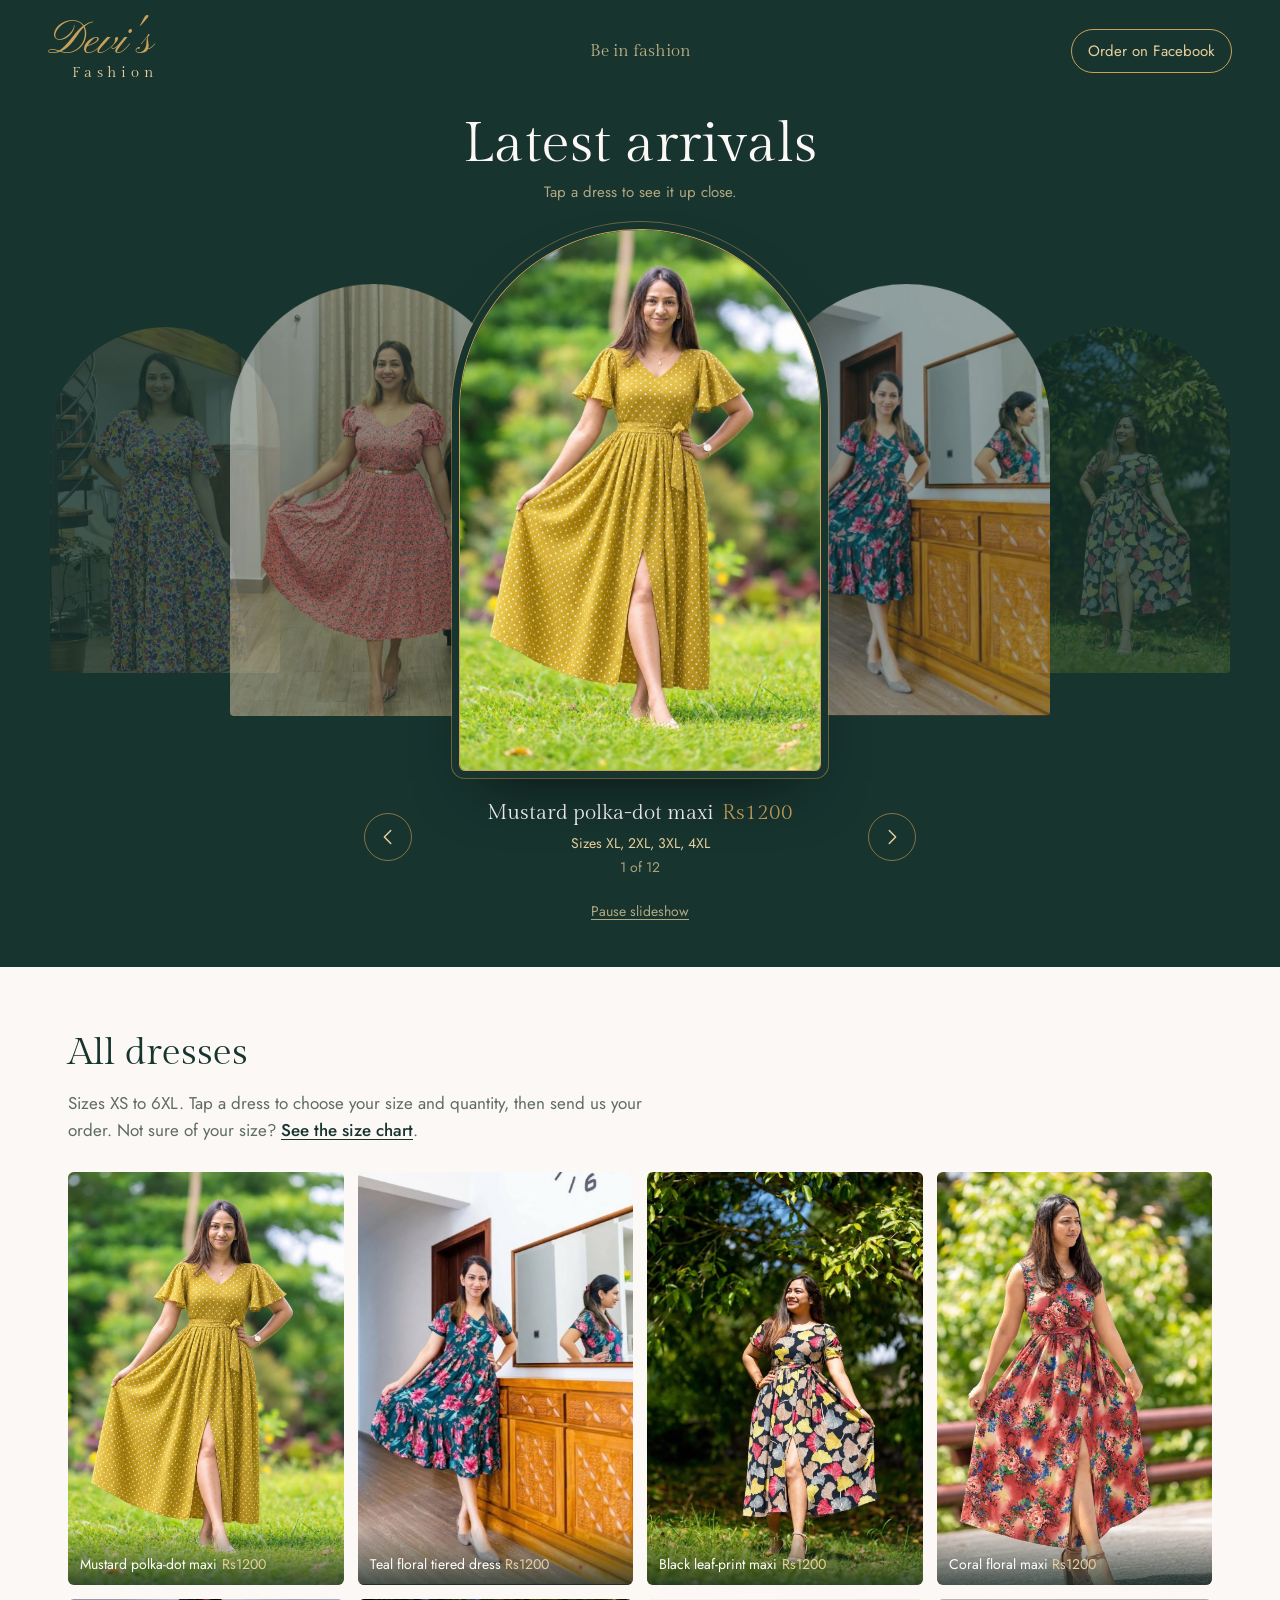
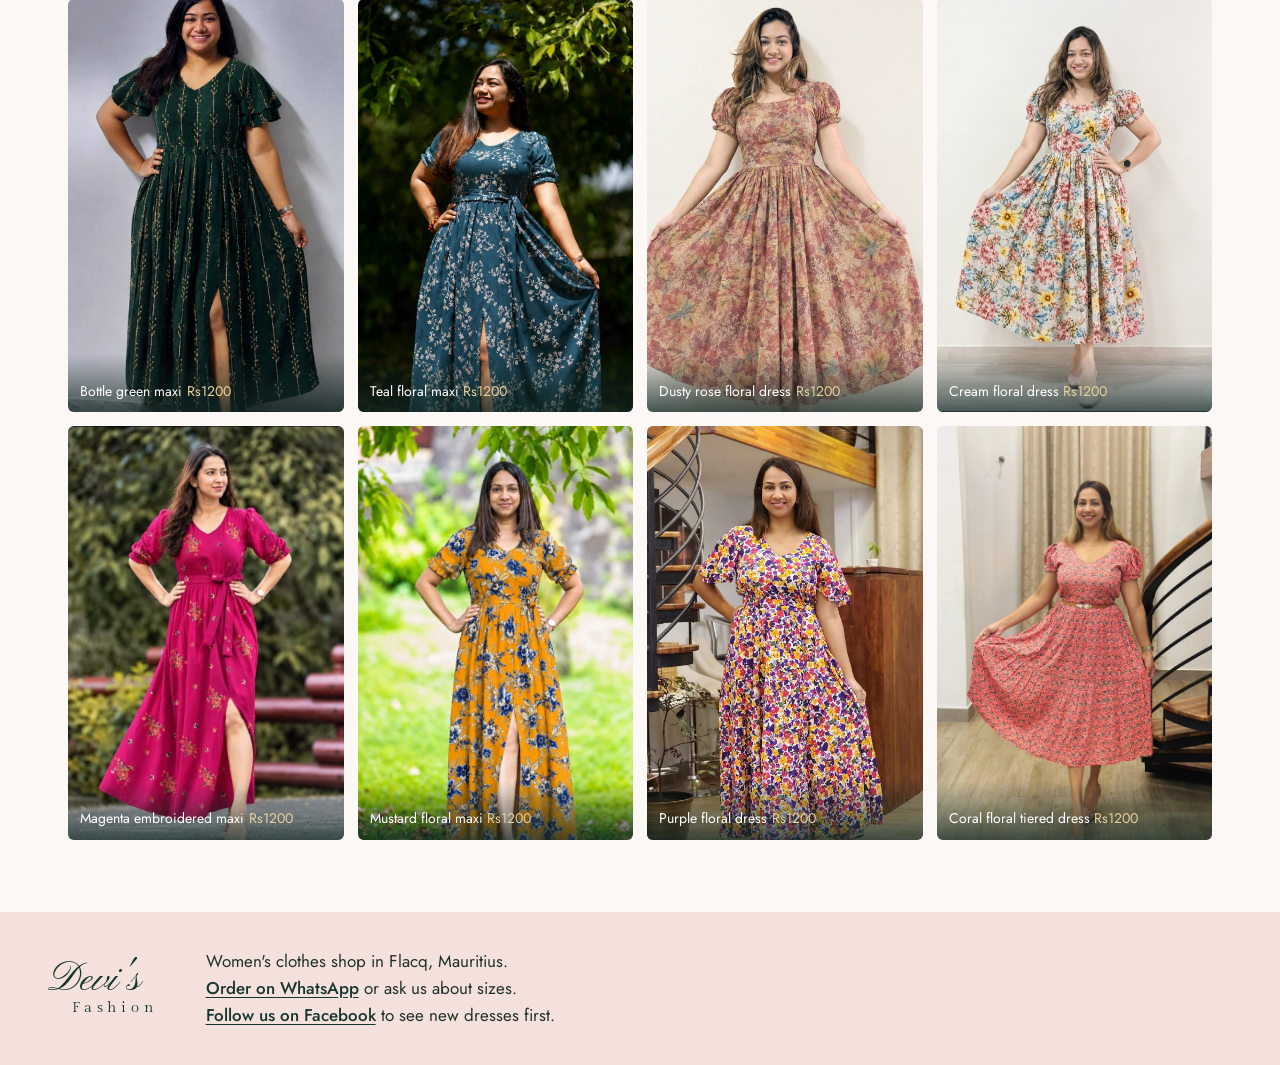
<file: index.html>
<!doctype html>
<html lang="en">
<head>
  <meta charset="utf-8">
  <meta name="viewport" content="width=device-width, initial-scale=1">
  <title>Devi's Fashion | Dresses in Flacq, Mauritius</title>
  <meta name="description" content="Devi's Fashion – women's dresses from Flacq, Mauritius. See our latest arrivals and message us on Facebook to order.">
  <meta name="theme-color" content="#17342F">
  <link rel="icon" href="icons/favicon.svg" type="image/svg+xml">
  <link rel="icon" href="icons/favicon-32.png" sizes="32x32" type="image/png">
  <link rel="apple-touch-icon" href="icons/apple-touch-icon.png">
  <link rel="manifest" href="manifest.webmanifest">
  <meta name="apple-mobile-web-app-title" content="Devi's Fashion">
  <link rel="preconnect" href="https://fonts.googleapis.com">
  <link rel="preconnect" href="https://fonts.gstatic.com" crossorigin>
  <link href="https://fonts.googleapis.com/css2?family=Gilda+Display&family=Jost:wght@400;500&family=Pinyon+Script&display=swap" rel="stylesheet">
  <link rel="stylesheet" href="assets/style.css?v=20261013b">
</head>
<body>
  <a class="skip" href="#all">Skip to all dresses</a>

  <header class="masthead">
    <a class="wordmark" href="./" aria-label="Devi's Fashion home">
      <span class="wordmark-script">Devi's</span>
      <span class="wordmark-sub">Fashion</span>
    </a>
    <p class="masthead-tag">Be in fashion</p>
    <a class="masthead-cta" href="https://www.facebook.com/profile.php?id=100064059729236" target="_blank" rel="noopener">Order on Facebook</a>
  </header>

  <main>
    <section class="showcase" aria-roledescription="carousel" aria-label="Latest arrivals">
      <div class="showcase-head">
        <h1>Latest arrivals</h1>
        <p class="showcase-note">Tap a dress to see it up close.</p>
      </div>

      <div class="rail" data-rail></div>

      <div class="rail-bar">
        <button class="rail-btn" type="button" data-prev aria-label="Previous dress">
          <svg viewBox="0 0 24 24" aria-hidden="true"><path d="M15 5l-7 7 7 7"/></svg>
        </button>
        <div class="rail-meta" aria-live="polite">
          <p class="rail-caption" data-caption></p>
          <p class="rail-sizes" data-rail-sizes></p>
          <p class="rail-count" data-count></p>
        </div>
        <button class="rail-btn" type="button" data-next aria-label="Next dress">
          <svg viewBox="0 0 24 24" aria-hidden="true"><path d="M9 5l7 7-7 7"/></svg>
        </button>
        <div class="rail-links">
          <button class="rail-link" type="button" data-play aria-pressed="true">Pause slideshow</button>
        </div>
      </div>
    </section>

    <section class="collection" id="all" aria-labelledby="all-title">
      <div class="collection-head">
        <h2 id="all-title">All dresses</h2>
        <p>Sizes XS to 6XL. Tap a dress to choose your size and quantity, then send us your order. Not sure of your size? <button type="button" class="inline-link" data-chart-open>See the size chart</button>.</p>
      </div>
      <div class="grid" data-grid></div>
    </section>
  </main>

  <footer class="footer">
    <div class="footer-brand">
      <span class="wordmark-script">Devi's</span>
      <span class="wordmark-sub">Fashion</span>
    </div>
    <div class="footer-info">
      <p>Women's clothes shop in Flacq, Mauritius.</p>
      <p data-wa-footer hidden><a href="#" target="_blank" rel="noopener" data-order-link>Order on WhatsApp</a> or ask us about sizes.</p>
      <p><a href="https://www.facebook.com/profile.php?id=100064059729236" target="_blank" rel="noopener">Follow us on Facebook</a> to see new dresses first.</p>
    </div>
  </footer>

  <div class="lightbox" data-lightbox role="dialog" aria-modal="true" aria-label="Dress photo" hidden>
    <div class="lb-top">
      <p class="lb-count" data-lb-count></p>
      <div class="lb-tools">
        <button type="button" class="lb-btn" data-zoom-out aria-label="Zoom out">
          <svg viewBox="0 0 24 24" aria-hidden="true"><path d="M5 12h14"/></svg>
        </button>
        <button type="button" class="lb-btn" data-zoom-in aria-label="Zoom in">
          <svg viewBox="0 0 24 24" aria-hidden="true"><path d="M5 12h14M12 5v14"/></svg>
        </button>
        <button type="button" class="lb-btn" data-close aria-label="Close">
          <svg viewBox="0 0 24 24" aria-hidden="true"><path d="M6 6l12 12M18 6L6 18"/></svg>
        </button>
      </div>
    </div>
    <div class="lb-stage" data-stage>
      <img class="lb-img" data-lb-img alt="" draggable="false">
    </div>
    <button type="button" class="lb-btn lb-nav lb-prev" data-lb-prev aria-label="Previous photo">
      <svg viewBox="0 0 24 24" aria-hidden="true"><path d="M15 5l-7 7 7 7"/></svg>
    </button>
    <button type="button" class="lb-btn lb-nav lb-next" data-lb-next aria-label="Next photo">
      <svg viewBox="0 0 24 24" aria-hidden="true"><path d="M9 5l7 7-7 7"/></svg>
    </button>
    <div class="lb-bottom">
      <p class="lb-caption" data-lb-caption></p>
      <p class="lb-hint">Tap the photo to zoom. Drag to look around.</p>
      <div class="order" data-order>
        <div class="order-row">
          <div class="order-label-row">
            <span class="order-label" id="size-label">Size</span>
            <button type="button" class="inline-link" data-chart-open>Size chart</button>
          </div>
          <div class="size-pick" role="group" aria-labelledby="size-label" data-size-pick></div>
        </div>
        <div class="order-row order-row-inline">
          <span class="order-label" id="qty-label">Quantity</span>
          <div class="qty" role="group" aria-labelledby="qty-label">
            <button type="button" class="qty-btn" data-qty-minus aria-label="One fewer">
              <svg viewBox="0 0 24 24" aria-hidden="true"><path d="M6 12h12"/></svg>
            </button>
            <output class="qty-val" data-qty aria-live="polite">1</output>
            <button type="button" class="qty-btn" data-qty-plus aria-label="One more">
              <svg viewBox="0 0 24 24" aria-hidden="true"><path d="M6 12h12M12 6v12"/></svg>
            </button>
          </div>
        </div>
        <button type="button" class="order-btn" data-order-btn>Order on Messenger</button>
        <p class="order-msg" data-order-msg role="status"></p>
      </div>
    </div>
  </div>

  <div class="chart" data-chart role="dialog" aria-modal="true" aria-label="Size chart" hidden>
    <div class="chart-top">
      <p class="chart-title">Size chart</p>
      <button type="button" class="lb-btn" data-chart-close aria-label="Close size chart">
        <svg viewBox="0 0 24 24" aria-hidden="true"><path d="M6 6l12 12M18 6L6 18"/></svg>
      </button>
    </div>
    <div class="chart-body">
      <img src="images/size-chart.jpg" alt="Size chart. Bust, waist and hips for each size. XS: bust 84 cm, waist 65 cm, hips 90 cm. S: 88, 70, 94. M: 92, 74, 98. L: 97, 78, 104. XL: 102, 83, 110. 2XL: 108, 89, 116. 3XL: 114, 94, 122. 4XL: 120, 100, 128. 5XL: 126, 106, 134. 6XL: 132, 112, 140." loading="lazy">
      <p class="chart-note">Measure your bust, waist and hips, then pick the size where all three fit. Between sizes? Choose the bigger one, or ask us.</p>
    </div>
  </div>

  <script>
    // Always load the newest photo list and scripts, so changes show as soon as GitHub Pages updates.
    (function () {
      var v = Date.now();
      var files = ["gallery.js", "assets/site.js"];
      (function next(i) {
        if (i >= files.length) return;
        var s = document.createElement("script");
        s.src = files[i] + "?v=" + v;
        s.onload = function () { next(i + 1); };
        document.body.appendChild(s);
      })(0);
    })();
  </script>
</body>
</html>
</file>
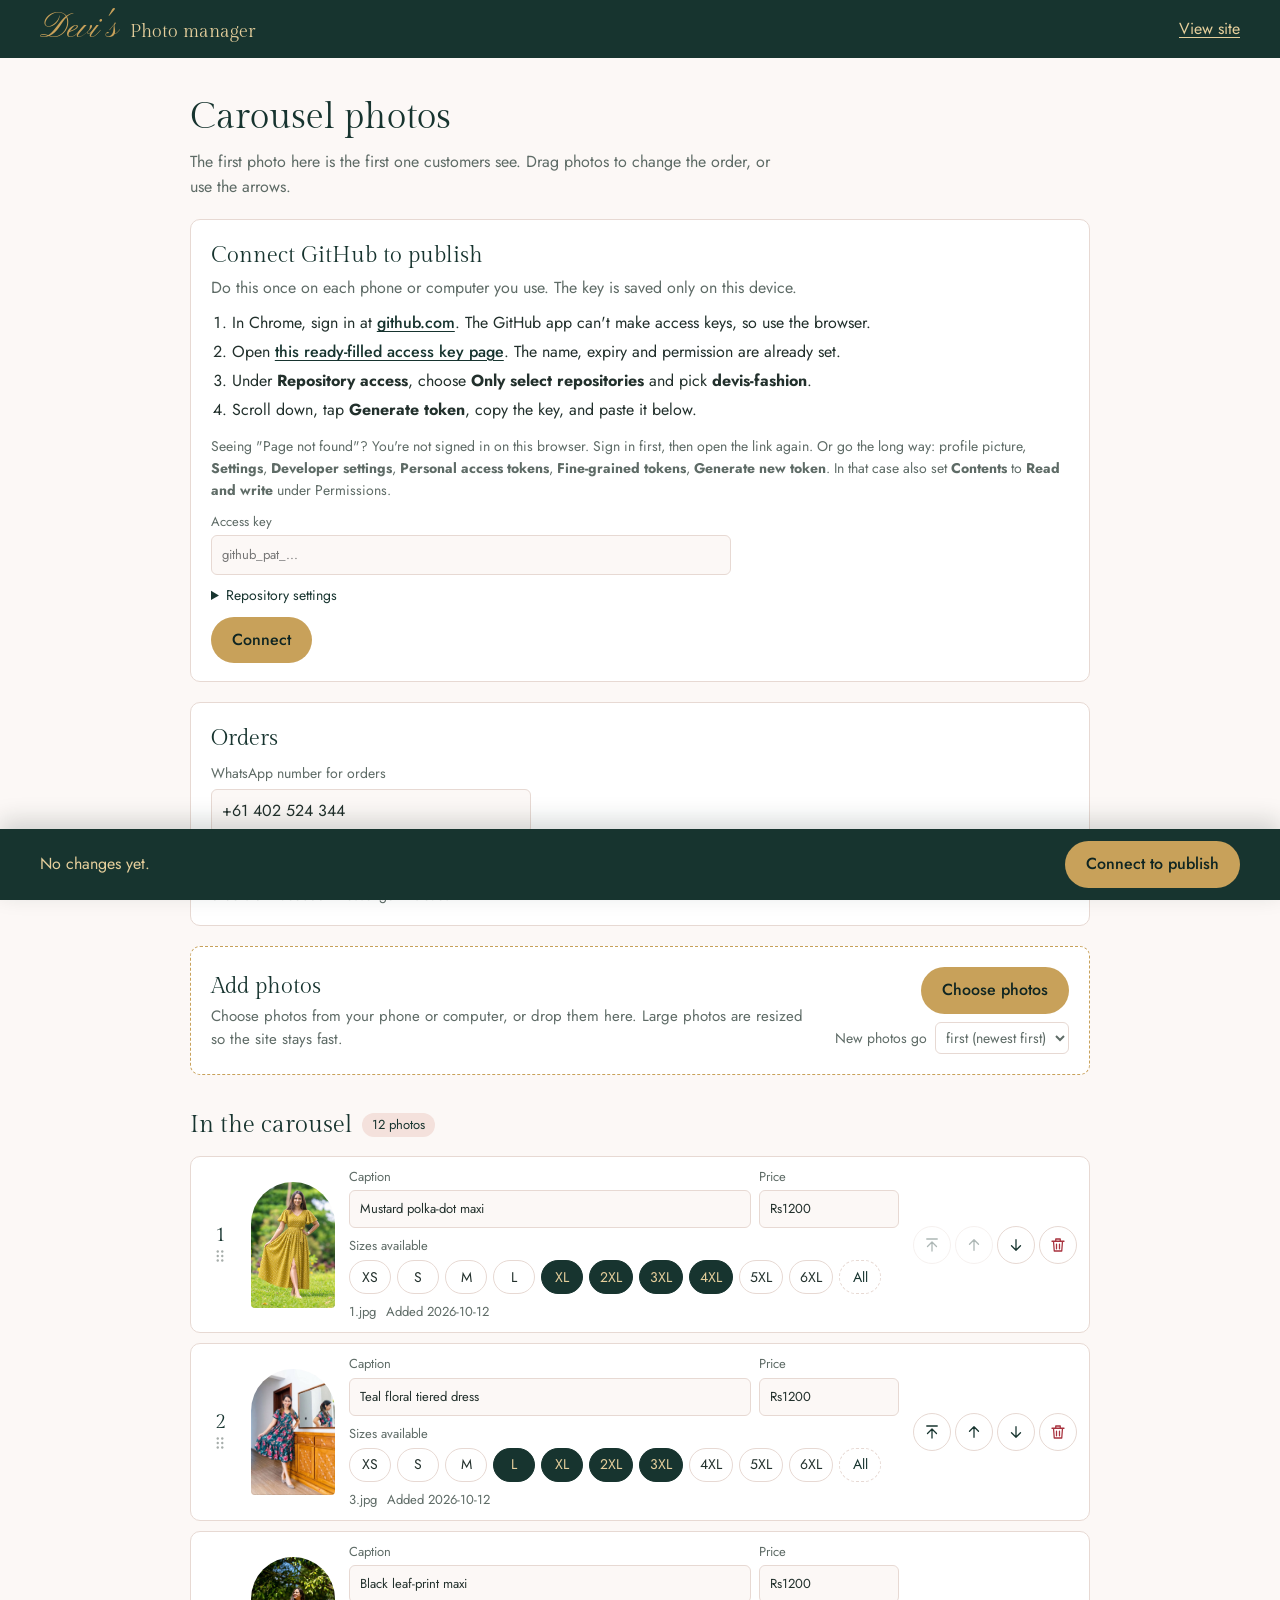
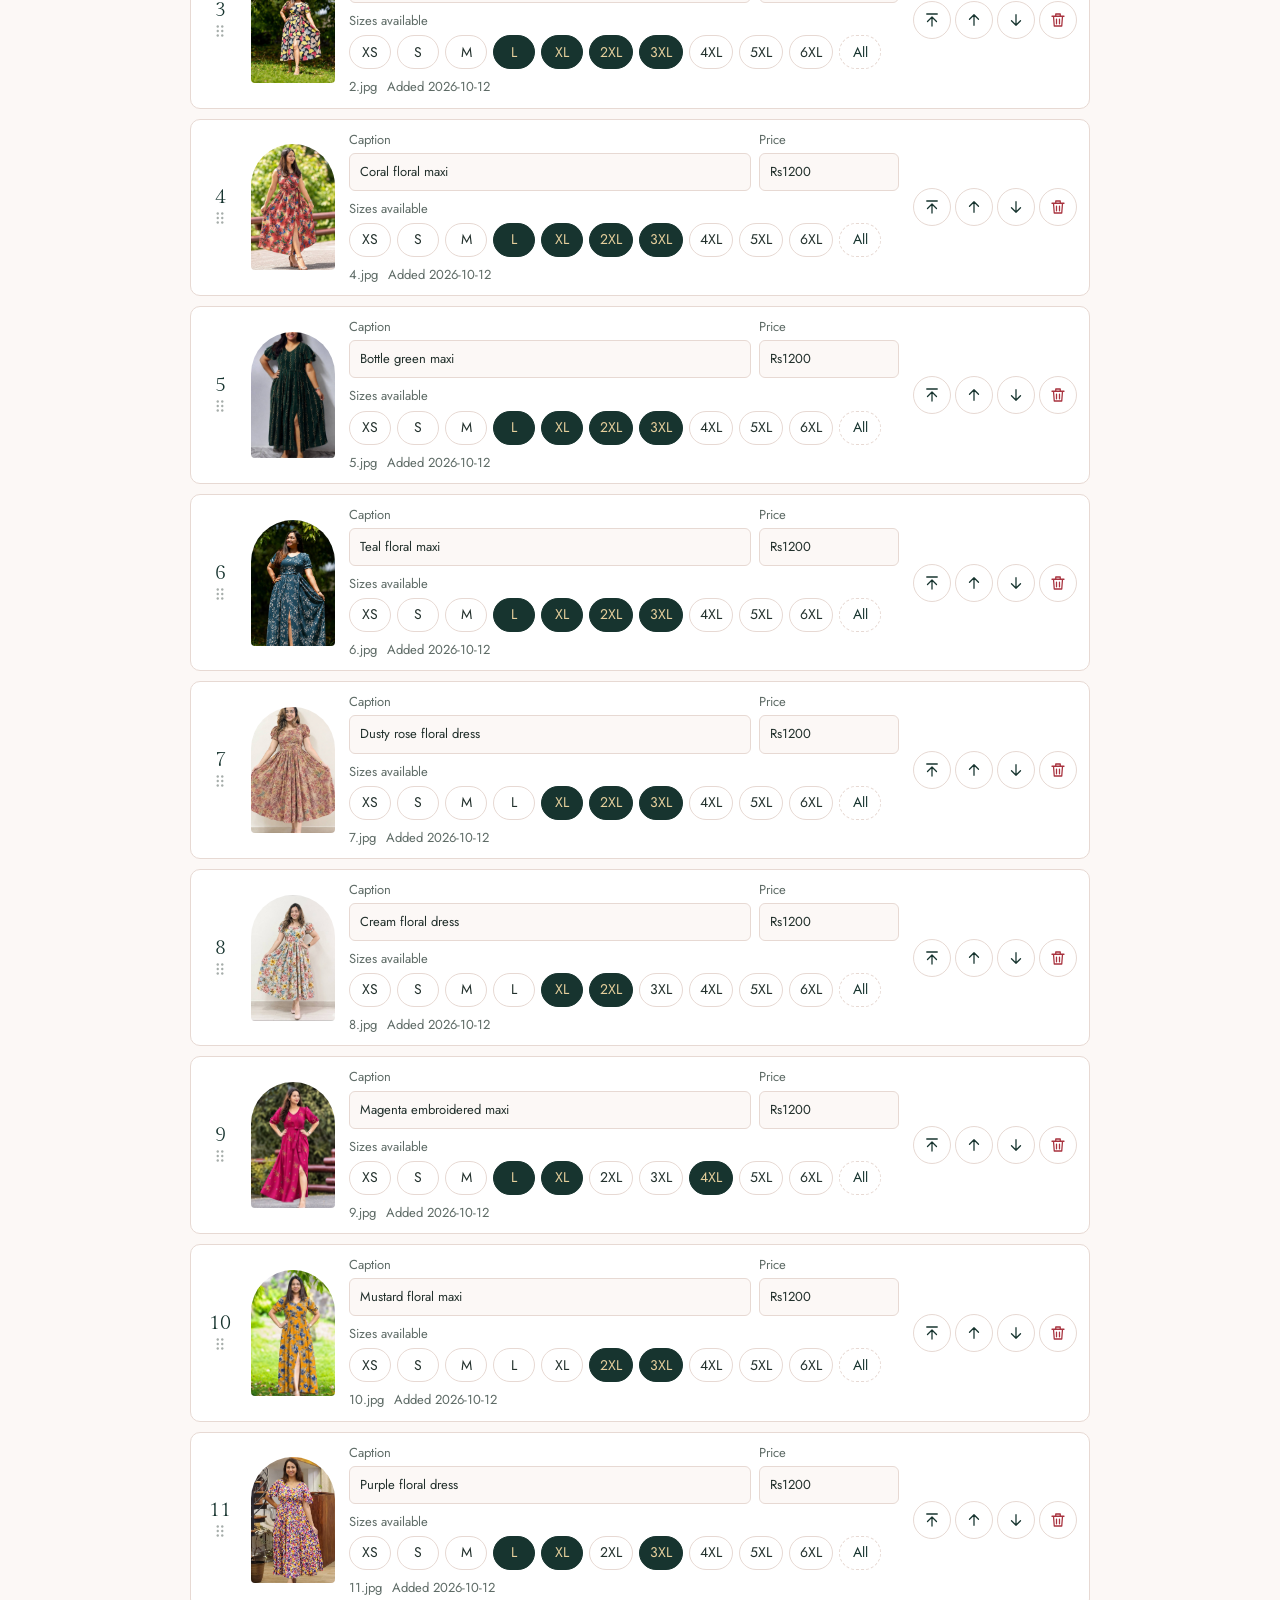
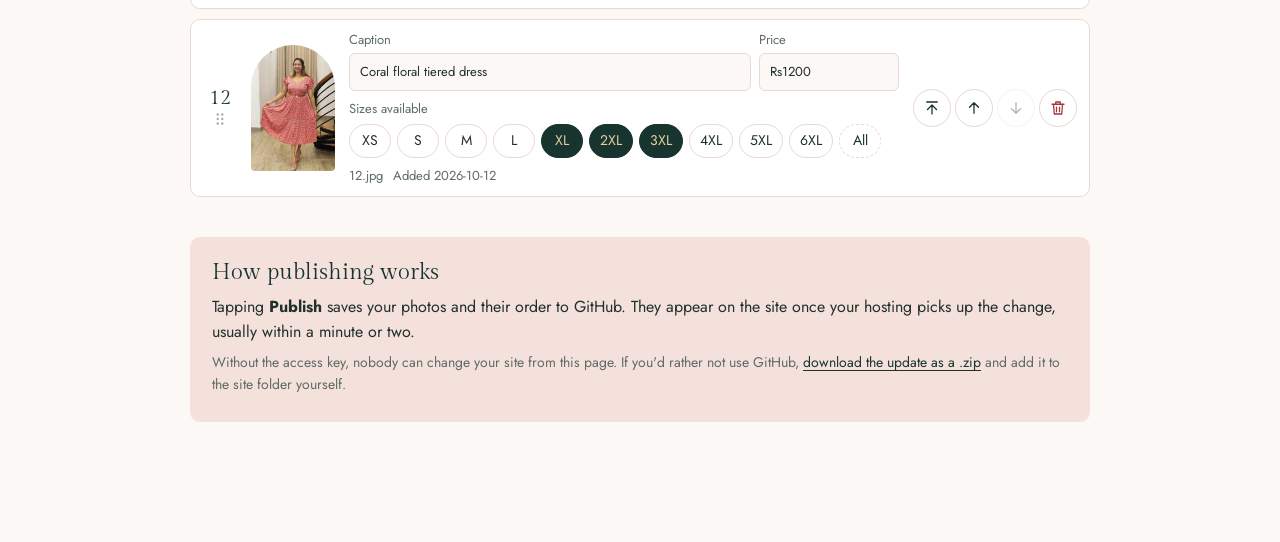
<file: admin.html>
<!doctype html>
<html lang="en">
<head>
  <meta charset="utf-8">
  <meta name="viewport" content="width=device-width, initial-scale=1">
  <meta name="robots" content="noindex, nofollow">
  <title>Photo manager | Devi's Fashion</title>
  <meta name="theme-color" content="#17342F">
  <link rel="icon" href="icons/favicon.svg" type="image/svg+xml">
  <link rel="icon" href="icons/favicon-32.png" sizes="32x32" type="image/png">
  <link rel="apple-touch-icon" href="icons/apple-touch-icon.png">
  <link rel="manifest" href="manifest.webmanifest">
  <meta name="apple-mobile-web-app-title" content="Devi's Fashion">
  <link rel="preconnect" href="https://fonts.googleapis.com">
  <link rel="preconnect" href="https://fonts.gstatic.com" crossorigin>
  <link href="https://fonts.googleapis.com/css2?family=Gilda+Display&family=Jost:wght@400;500&family=Pinyon+Script&display=swap" rel="stylesheet">
  <link rel="stylesheet" href="assets/admin.css?v=20261013b">
</head>
<body>
  <header class="bar">
    <div class="bar-brand">
      <span class="script">Devi's</span>
      <span class="bar-title">Photo manager</span>
    </div>
    <a class="bar-link" href="index.html" target="_blank" rel="noopener">View site</a>
  </header>

  <main class="wrap">
    <section class="intro">
      <h1>Carousel photos</h1>
      <p>The first photo here is the first one customers see. Drag photos to change the order, or use the arrows.</p>
    </section>

    <section class="gh" data-gh aria-labelledby="gh-title">
      <div class="gh-state" data-gh-connected hidden>
        <p><span class="dot" aria-hidden="true"></span>Publishing to <strong data-gh-repo></strong>. <span data-gh-loaded></span></p>
        <button type="button" class="link-btn" data-gh-disconnect>Disconnect</button>
      </div>
      <div data-gh-setup>
        <h2 id="gh-title">Connect GitHub to publish</h2>
        <p>Do this once on each phone or computer you use. The key is saved only on this device.</p>
        <ol class="gh-steps">
          <li>In Chrome, sign in at <a href="https://github.com/login" target="_blank" rel="noopener">github.com</a>. The GitHub app can't make access keys, so use the browser.</li>
          <li>Open <a href="https://github.com/settings/personal-access-tokens/new?name=Devi%27s+Fashion+admin&amp;description=Publish+photos+from+the+Devi%27s+Fashion+admin+page&amp;target_name=kisshan2202&amp;expires_in=366&amp;contents=write" target="_blank" rel="noopener">this ready-filled access key page</a>. The name, expiry and permission are already set.</li>
          <li>Under <strong>Repository access</strong>, choose <strong>Only select repositories</strong> and pick <strong>devis-fashion</strong>.</li>
          <li>Scroll down, tap <strong>Generate token</strong>, copy the key, and paste it below.</li>
        </ol>
        <p class="gh-help">Seeing "Page not found"? You're not signed in on this browser. Sign in first, then open the link again. Or go the long way: profile picture, <strong>Settings</strong>, <strong>Developer settings</strong>, <strong>Personal access tokens</strong>, <strong>Fine-grained tokens</strong>, <strong>Generate new token</strong>. In that case also set <strong>Contents</strong> to <strong>Read and write</strong> under Permissions.</p>
        <form class="gh-form" data-gh-form>
          <label>Access key
            <input type="password" data-gh-token autocomplete="off" spellcheck="false" placeholder="github_pat_..." required>
          </label>
          <details>
            <summary>Repository settings</summary>
            <div class="gh-adv">
              <label>Repository<input type="text" data-gh-repo-input value="kisshan2202/devis-fashion" spellcheck="false"></label>
              <label>Branch<input type="text" data-gh-branch value="main" spellcheck="false"></label>
              <label>Site folder<input type="text" data-gh-folder value="" placeholder="(top of the repository)" spellcheck="false"></label>
            </div>
          </details>
          <button type="submit" class="btn btn-gold">Connect</button>
          <p class="gh-msg" data-gh-msg role="status"></p>
        </form>
      </div>
    </section>

    <section class="orders" aria-labelledby="orders-title">
      <h2 id="orders-title">Orders</h2>
      <label class="orders-field">WhatsApp number for orders
        <input type="tel" data-whatsapp inputmode="tel" autocomplete="off" placeholder="e.g. +230 5123 4567">
      </label>
      <p class="orders-help">Include the country code. When a customer taps <strong>Order on WhatsApp</strong>, a chat opens with this number and their order already typed in. Leave it empty to take orders on Facebook Messenger instead.</p>
      <p class="orders-help is-error" data-whatsapp-msg hidden></p>
    </section>

    <section class="add" data-drop>
      <div class="add-copy">
        <h2>Add photos</h2>
        <p>Choose photos from your phone or computer, or drop them here. Large photos are resized so the site stays fast.</p>
      </div>
      <div class="add-actions">
        <label class="btn btn-gold">
          <input type="file" accept="image/jpeg,image/png,image/webp" multiple data-file hidden>
          Choose photos
        </label>
        <label class="where">
          New photos go
          <select data-where>
            <option value="start">first (newest first)</option>
            <option value="end">last</option>
          </select>
        </label>
      </div>
      <p class="add-msg" data-add-msg role="status"></p>
    </section>

    <section aria-labelledby="list-title">
      <div class="list-head">
        <h2 id="list-title">In the carousel <span class="pill" data-total></span></h2>
      </div>
      <ol class="list" data-list></ol>
      <p class="empty" data-empty hidden>No photos in the carousel. Add some above.</p>
    </section>

    <section class="removed" data-removed-wrap hidden aria-labelledby="removed-title">
      <h2 id="removed-title">Deleted</h2>
      <p>These photos won't show on the site after you publish. You can bring them back until then.</p>
      <ul class="removed-list" data-removed></ul>
    </section>

    <section class="howto" aria-labelledby="howto-title">
      <h2 id="howto-title">How publishing works</h2>
      <p>Tapping <strong>Publish</strong> saves your photos and their order to GitHub. They appear on the site once your hosting picks up the change, usually within a minute or two.</p>
      <p class="howto-note">Without the access key, nobody can change your site from this page. If you'd rather not use GitHub, <button type="button" class="link-btn" data-export>download the update as a .zip</button> and add it to the site folder yourself.</p>
    </section>
  </main>

  <div class="savebar" data-savebar>
    <p class="savebar-status" data-status>No changes yet.</p>
    <button type="button" class="btn btn-gold" data-publish>Publish</button>
  </div>

  <script>
    // Always load the newest photo list and scripts, so changes show as soon as GitHub Pages updates.
    (function () {
      var v = Date.now();
      var files = ["assets/jszip.min.js", "gallery.js", "assets/admin.js"];
      (function next(i) {
        if (i >= files.length) return;
        var s = document.createElement("script");
        s.src = files[i] + "?v=" + v;
        s.onload = function () { next(i + 1); };
        document.body.appendChild(s);
      })(0);
    })();
  </script>
</body>
</html>
</file>
<file: assets/style.css>
:root {
  --green: #17342F;
  --green-deep: #0F2522;
  --gold: #C8A15A;
  --gold-soft: #E6CF9C;
  --blush: #F4E1DC;
  --paper: #FCF8F6;
  --ink: #22302C;
  --muted: #5E6B66;
  --slide-w: min(360px, 64vw);
  --display: "Gilda Display", "Didot", "Bodoni 72", Georgia, serif;
  --script: "Pinyon Script", "Snell Roundhand", cursive;
  --body: "Jost", "Avenir Next", "Segoe UI", sans-serif;
}

* { box-sizing: border-box; }
html { -webkit-text-size-adjust: 100%; }
body {
  margin: 0;
  background: var(--paper);
  color: var(--ink);
  font: 400 17px/1.6 var(--body);
}
img { display: block; max-width: 100%; }
button { font: inherit; color: inherit; -webkit-tap-highlight-color: transparent; }
a { color: inherit; }
:focus-visible { outline: 2px solid var(--gold); outline-offset: 3px; }

.skip {
  position: absolute; left: 12px; top: -60px; z-index: 50;
  background: var(--gold); color: var(--green-deep); padding: 8px 14px; border-radius: 4px;
}
.skip:focus { top: 12px; }

/* ---------- Masthead ---------- */
.masthead {
  background: var(--green);
  color: var(--gold-soft);
  display: grid;
  grid-template-columns: 1fr auto 1fr;
  align-items: center;
  gap: 16px;
  padding: 22px clamp(16px, 4vw, 48px) 8px;
}
.wordmark { text-decoration: none; display: inline-flex; flex-direction: column; line-height: 1; justify-self: start; }
.wordmark-script { font-family: var(--script); font-size: 46px; color: var(--gold); line-height: .9; }
.wordmark-sub { font-family: var(--display); font-size: 15px; letter-spacing: .32em; color: var(--gold-soft); padding-left: 1.6em; margin-top: 2px; }
.masthead-tag { margin: 0; font-family: var(--display); font-size: 17px; color: var(--gold-soft); opacity: .8; }
.masthead-cta {
  justify-self: end;
  text-decoration: none;
  border: 1px solid var(--gold);
  color: var(--gold-soft);
  padding: 9px 16px;
  border-radius: 999px;
  font-size: 15px;
  transition: background .2s, color .2s;
}
.masthead-cta:hover { background: var(--gold); color: var(--green-deep); }

/* ---------- Showcase / carousel ---------- */
.showcase {
  background: var(--green);
  color: var(--paper);
  padding: 18px 0 40px;
  overflow: hidden;
}
.showcase-head { text-align: center; padding: 0 16px; }
.showcase h1 {
  font-family: var(--display);
  font-weight: 400;
  font-size: clamp(34px, 6vw, 56px);
  line-height: 1.1;
  margin: 8px 0 4px;
  color: var(--paper);
}
.showcase-note { margin: 0 0 26px; color: var(--gold-soft); opacity: .75; font-size: 15px; }

.rail {
  position: relative;
  height: calc(var(--slide-w) * 1.5);
  touch-action: pan-y;
  user-select: none;
  -webkit-user-select: none;
}
.slide {
  position: absolute;
  left: 50%;
  top: 0;
  width: var(--slide-w);
  aspect-ratio: 2 / 3;
  padding: 0;
  border: 0;
  background: var(--green-deep);
  border-radius: 200px 200px 6px 6px;
  overflow: hidden;
  cursor: pointer;
  transition: transform .55s cubic-bezier(.2,.7,.2,1), opacity .55s, box-shadow .55s;
  will-change: transform;
}
.slide img { width: 100%; height: 100%; object-fit: cover; object-position: center 30%; pointer-events: none; }
.slide.is-active {
  box-shadow: 0 0 0 1px var(--gold), 0 0 0 8px var(--green), 0 0 0 9px rgba(200,161,90,.45), 0 30px 60px -20px rgba(0,0,0,.6);
  cursor: zoom-in;
}
.rail-empty {
  position: absolute; inset: 0; margin: auto;
  width: var(--slide-w); height: 100%;
  display: grid; place-items: center; text-align: center;
  border: 1px dashed rgba(200,161,90,.5);
  border-radius: 200px 200px 6px 6px;
  padding: 32px; color: var(--gold-soft);
  font-family: var(--display); font-size: 22px;
}

.rail-bar {
  display: grid;
  grid-template-columns: auto minmax(0, 420px) auto;
  justify-content: center;
  align-items: center;
  gap: 18px;
  margin-top: 26px;
  padding: 0 16px;
}
.rail-meta { text-align: center; min-height: 58px; }
.rail-caption { margin: 0; font-family: var(--display); font-size: 21px; color: var(--paper); }
.rail-caption .price { color: var(--gold); margin-left: .4em; }
.rail-count { margin: 2px 0 0; font-size: 14px; color: var(--gold-soft); opacity: .7; }
.rail-btn {
  width: 48px; height: 48px; border-radius: 50%;
  border: 1px solid rgba(200,161,90,.6);
  background: transparent; cursor: pointer;
  display: grid; place-items: center;
  transition: background .2s;
}
.rail-btn:hover { background: rgba(200,161,90,.15); }
.rail-btn svg, .lb-btn svg { width: 22px; height: 22px; fill: none; stroke: var(--gold-soft); stroke-width: 1.6; stroke-linecap: round; stroke-linejoin: round; }
.rail-play {
  grid-column: 1 / -1;
  justify-self: center;
  background: none; border: 0; padding: 4px 8px;
  color: var(--gold-soft); opacity: .6; font-size: 13px; cursor: pointer;
  text-decoration: underline; text-underline-offset: 3px;
}
.rail-play:hover { opacity: 1; }

/* ---------- Collection grid ---------- */
.collection { padding: 56px clamp(16px, 4vw, 48px) 72px; max-width: 1240px; margin: 0 auto; }
.collection-head { max-width: 60ch; margin-bottom: 28px; }
.collection h2 { font-family: var(--display); font-weight: 400; font-size: clamp(28px, 4vw, 38px); margin: 0 0 6px; color: var(--green); }
.collection-head p { margin: 0; color: var(--muted); }
.grid { display: grid; grid-template-columns: repeat(auto-fill, minmax(220px, 1fr)); gap: 14px; }
@media (max-width: 520px) { .grid { grid-template-columns: 1fr 1fr; gap: 10px; } }
.tile {
  display: block; width: 100%;
  margin: 0; padding: 0; border: 0;
  background: var(--blush);
  border-radius: 6px; overflow: hidden;
  cursor: zoom-in;
  position: relative;
}
.tile img { width: 100%; aspect-ratio: 2 / 3; object-fit: cover; object-position: center 30%; transition: transform .5s ease; }
.tile:hover img { transform: scale(1.03); }
.tile-cap {
  position: absolute; left: 0; right: 0; bottom: 0;
  padding: 26px 12px 10px;
  background: linear-gradient(transparent, rgba(15,37,34,.75));
  color: #fff; font-size: 14px; text-align: left;
}
.tile-cap .price { color: var(--gold-soft); margin-left: .35em; }
.grid-empty { color: var(--muted); }

/* ---------- Footer ---------- */
.footer {
  background: var(--blush);
  padding: 36px clamp(16px, 4vw, 48px);
  display: flex; flex-wrap: wrap; gap: 20px 48px; align-items: center;
}
.footer-brand { display: flex; flex-direction: column; line-height: 1; }
.footer-brand .wordmark-script { color: var(--green); font-size: 40px; }
.footer-brand .wordmark-sub { color: var(--green); }
.footer-info p { margin: 0; color: var(--ink); }
.footer-info a { color: var(--green); font-weight: 500; text-underline-offset: 3px; }

/* ---------- Lightbox ---------- */
.lightbox {
  position: fixed; inset: 0; z-index: 100;
  background: #0C211E;
  color: var(--paper);
  display: grid;
  grid-template-rows: auto minmax(0, 1fr) auto;
}
.lightbox[hidden] { display: none; }
.lb-top { display: flex; justify-content: space-between; align-items: center; padding: 12px 16px; }
.lb-count { margin: 0; font-size: 14px; color: var(--gold-soft); }
.lb-tools { display: flex; gap: 8px; }
.lb-btn {
  width: 44px; height: 44px; border-radius: 50%;
  border: 1px solid rgba(200,161,90,.5);
  background: rgba(15,37,34,.6);
  display: grid; place-items: center; cursor: pointer;
}
.lb-btn:hover { background: rgba(200,161,90,.2); }
.lb-btn:disabled { opacity: .35; cursor: default; }
.lb-stage {
  position: relative; overflow: hidden;
  display: flex; align-items: center; justify-content: center;
  touch-action: none;
  cursor: zoom-in;
  min-height: 0;
}
.lightbox.is-zoomed .lb-stage { cursor: grab; }
.lightbox.is-dragging .lb-stage { cursor: grabbing; }
.lb-img {
  max-width: calc(100% - 32px);
  max-height: 100%;
  min-height: 0;
  object-fit: contain;
  transform-origin: center center;
  transition: transform .25s ease-out;
  user-select: none; -webkit-user-select: none;
}
.lightbox.is-dragging .lb-img { transition: none; }
.lb-nav { position: absolute; top: 50%; translate: 0 -50%; }
.lb-prev { left: 12px; }
.lb-next { right: 12px; }
.lightbox.is-zoomed .lb-nav { opacity: 0; pointer-events: none; }
.lb-bottom { text-align: center; padding: 10px 16px 18px; }
.lb-caption { margin: 0; font-family: var(--display); font-size: 20px; }
.lb-caption .price { color: var(--gold); margin-left: .4em; }
.lb-hint { margin: 2px 0 0; font-size: 13px; color: var(--gold-soft); opacity: .6; }

@media (max-width: 640px) {
  .masthead { grid-template-columns: 1fr auto; padding-top: 16px; }
  .masthead-tag { display: none; }
  .wordmark-script { font-size: 40px; }
  .masthead-cta { font-size: 14px; padding: 8px 13px; }
  .rail-bar { gap: 10px; }
  .rail-caption { font-size: 18px; }
}

@media (prefers-reduced-motion: reduce) {
  .slide, .lb-img, .tile img { transition: none; }
}

/* ---------- Sizes, quantity and ordering ---------- */
.rail-sizes { margin: 2px 0 0; font-size: 14px; color: var(--gold-soft); }
.rail-sizes:empty { display: none; }
.rail-links { grid-column: 1 / -1; justify-self: center; display: flex; gap: 18px; }
.rail-link {
  background: none; border: 0; padding: 4px 2px; cursor: pointer;
  color: var(--gold-soft); font-size: 14px;
  text-decoration: underline; text-underline-offset: 3px; opacity: .75;
}
.rail-link:hover { opacity: 1; }

.inline-link {
  background: none; border: 0; padding: 0; font: inherit; cursor: pointer;
  color: var(--green); font-weight: 500; text-decoration: underline; text-underline-offset: 3px;
}

.lb-bottom { padding: 10px 16px 16px; }
.order {
  width: min(460px, 100%);
  margin: 10px auto 0;
  display: grid; gap: 12px;
  text-align: left;
  border-top: 1px solid rgba(200,161,90,.25);
  padding-top: 12px;
}
.order-row { display: grid; gap: 6px; }
.order-row-inline { grid-template-columns: auto 1fr; align-items: center; gap: 14px; }
.order-label-row { display: flex; justify-content: space-between; align-items: baseline; }
.order-label { font-size: 14px; color: var(--gold-soft); }
.order .inline-link { color: var(--gold); font-size: 14px; }
.size-pick { display: flex; flex-wrap: wrap; gap: 6px; }
.size-btn {
  min-width: 44px; height: 40px; padding: 0 10px;
  border-radius: 999px;
  border: 1px solid rgba(200,161,90,.55);
  background: transparent; color: var(--paper);
  font-size: 15px; cursor: pointer;
}
.size-btn:hover { background: rgba(200,161,90,.15); }
.size-btn[aria-pressed="true"] { background: var(--gold); border-color: var(--gold); color: var(--green-deep); font-weight: 500; }
.size-ask { margin: 0; font-size: 14px; color: var(--gold-soft); opacity: .8; }
.qty { display: inline-flex; align-items: center; border: 1px solid rgba(200,161,90,.55); border-radius: 999px; justify-self: start; }
.qty-btn { width: 40px; height: 38px; border: 0; background: transparent; cursor: pointer; display: grid; place-items: center; border-radius: 999px; }
.qty-btn:hover { background: rgba(200,161,90,.15); }
.qty-btn:disabled { opacity: .35; cursor: default; }
.qty-btn svg { width: 18px; height: 18px; fill: none; stroke: var(--gold-soft); stroke-width: 1.8; stroke-linecap: round; }
.qty-val { min-width: 28px; text-align: center; font-size: 16px; color: var(--paper); }
.order-btn {
  height: 46px; border-radius: 999px; border: 0; cursor: pointer;
  background: var(--gold); color: var(--green-deep);
  font-size: 16px; font-weight: 500;
}
.order-btn:hover { background: #D6B272; }
.order-msg { margin: 0; font-size: 14px; color: var(--gold-soft); min-height: 1.2em; }
.order-msg:empty { display: none; }
.order-msg.is-error { color: #F2A7A0; }

/* Desktop: photo on the left, order panel on the right */
@media (min-width: 900px) {
  .lightbox { grid-template-columns: minmax(0, 1fr) 360px; grid-template-rows: auto minmax(0, 1fr); }
  .lb-top { grid-column: 1 / -1; }
  .lb-stage { grid-column: 1; grid-row: 2; padding-bottom: 24px; }
  .lb-bottom {
    grid-column: 2; grid-row: 2;
    align-self: center;
    text-align: left;
    padding: 0 28px 0 8px;
  }
  .lb-caption { font-size: 26px; line-height: 1.25; }
  .lb-caption .price { display: block; margin: 4px 0 0; }
  .order { margin: 18px 0 0; }
  .lb-next { right: calc(360px + 12px); }
}
@media (max-width: 899px) {
  .lb-hint { display: none; }
  .lb-caption { font-size: 18px; }
  .lb-nav { top: 40%; bottom: auto; }
}

/* ---------- Size chart dialog ---------- */
.chart {
  position: fixed; inset: 0; z-index: 120;
  background: #0C211E;
  display: grid; grid-template-rows: auto 1fr;
}
.chart[hidden] { display: none; }
.chart-top { display: flex; justify-content: space-between; align-items: center; padding: 12px 16px; }
.chart-title { margin: 0; font-family: var(--display); font-size: 22px; color: var(--paper); }
.chart-body { overflow: auto; padding: 0 16px 24px; -webkit-overflow-scrolling: touch; }
.chart-body img { width: min(560px, 100%); height: auto; margin: 0 auto; border-radius: 6px; background: #fff; }
.chart-note { width: min(560px, 100%); margin: 14px auto 0; color: var(--gold-soft); font-size: 15px; }
.price { white-space: nowrap; }
</file>
<file: assets/admin.css>
:root {
  --green: #17342F;
  --green-deep: #0F2522;
  --gold: #C8A15A;
  --gold-soft: #E6CF9C;
  --blush: #F4E1DC;
  --paper: #FCF8F6;
  --ink: #22302C;
  --muted: #5E6B66;
  --line: #E7D9D3;
  --red: #A8323E;
  --display: "Gilda Display", Georgia, serif;
  --script: "Pinyon Script", cursive;
  --body: "Jost", "Segoe UI", sans-serif;
}
* { box-sizing: border-box; }
[hidden] { display: none !important; }
body { margin: 0; background: var(--paper); color: var(--ink); font: 400 16px/1.55 var(--body); padding-bottom: 96px; }
button, input, select { font: inherit; color: inherit; }
:focus-visible { outline: 2px solid var(--gold); outline-offset: 2px; }
h1, h2 { font-family: var(--display); font-weight: 400; color: var(--green); }

.bar { background: var(--green); color: var(--gold-soft); display: flex; justify-content: space-between; align-items: center; padding: 12px clamp(16px, 4vw, 40px); }
.bar-brand { display: flex; align-items: baseline; gap: 12px; }
.script { font-family: var(--script); color: var(--gold); font-size: 34px; line-height: 1; }
.bar-title { font-family: var(--display); font-size: 18px; }
.bar-link { color: var(--gold-soft); text-underline-offset: 3px; }

.wrap { max-width: 980px; margin: 0 auto; padding: 24px clamp(16px, 4vw, 40px); }
.intro h1 { font-size: clamp(28px, 4vw, 36px); margin: 8px 0 4px; }
.intro p { margin: 0 0 20px; color: var(--muted); max-width: 60ch; }

.add {
  border: 1.5px dashed var(--gold);
  border-radius: 10px;
  background: #fff;
  padding: 20px;
  display: grid;
  grid-template-columns: 1fr auto;
  gap: 12px 24px;
  align-items: center;
  margin-bottom: 32px;
  transition: background .15s;
}
.add.is-over { background: #FBF2E2; }
.add h2 { margin: 0 0 2px; font-size: 22px; }
.add p { margin: 0; color: var(--muted); font-size: 15px; }
.add-actions { display: flex; flex-direction: column; align-items: flex-end; gap: 8px; }
.where { font-size: 14px; color: var(--muted); }
.where select { margin-left: 4px; padding: 4px 6px; border: 1px solid var(--line); border-radius: 6px; background: #fff; }
.add-msg { grid-column: 1 / -1; min-height: 1em; }
.add-msg:empty { display: none; }
.add-msg.is-error { color: var(--red); }

.btn { display: inline-flex; align-items: center; justify-content: center; gap: 6px; border-radius: 999px; padding: 10px 20px; border: 1px solid transparent; cursor: pointer; font-weight: 500; white-space: nowrap; }
.btn-gold { background: var(--gold); color: var(--green-deep); }
.btn-gold:hover { background: #D6B272; }
.btn-gold:disabled { opacity: .45; cursor: default; }

.list-head h2 { font-size: 24px; margin: 0 0 12px; display: flex; align-items: center; gap: 10px; }
.pill { font-family: var(--body); font-size: 13px; background: var(--blush); color: var(--green); border-radius: 999px; padding: 2px 10px; }

.list { list-style: none; margin: 0; padding: 0; display: grid; gap: 10px; }
.item {
  display: grid;
  grid-template-columns: 34px 84px 1fr auto;
  gap: 14px;
  align-items: center;
  background: #fff;
  border: 1px solid var(--line);
  border-radius: 10px;
  padding: 10px 12px;
}
.item.is-dragging { opacity: .4; }
.item.drop-before { box-shadow: 0 -3px 0 var(--gold); }
.item.drop-after { box-shadow: 0 3px 0 var(--gold); }
.handle { cursor: grab; display: flex; flex-direction: column; align-items: center; gap: 2px; color: var(--muted); }
.handle-pos { font-family: var(--display); font-size: 20px; color: var(--green); line-height: 1; }
.handle svg { width: 18px; height: 18px; fill: currentColor; opacity: .55; }
.thumb { width: 84px; height: 126px; border-radius: 42px 42px 4px 4px; overflow: hidden; background: var(--blush); }
.thumb img { width: 100%; height: 100%; object-fit: cover; display: block; }
.fields { display: grid; grid-template-columns: 1fr 140px; gap: 8px; min-width: 0; }
.fields label { display: flex; flex-direction: column; font-size: 13px; color: var(--muted); min-width: 0; }
.fields input { margin-top: 3px; padding: 8px 10px; border: 1px solid var(--line); border-radius: 6px; background: var(--paper); min-width: 0; color: var(--ink); }
.fields input:focus { border-color: var(--gold); background: #fff; outline: none; }
.meta { grid-column: 1 / -1; font-size: 13px; color: var(--muted); display: flex; gap: 10px; flex-wrap: wrap; }
.tag-new { background: var(--green); color: var(--gold-soft); border-radius: 999px; padding: 0 8px; }
.actions { display: flex; gap: 4px; }
.icon-btn { width: 38px; height: 38px; border-radius: 50%; border: 1px solid var(--line); background: #fff; display: grid; place-items: center; cursor: pointer; }
.icon-btn:hover { border-color: var(--gold); }
.icon-btn:disabled { opacity: .35; cursor: default; }
.icon-btn svg { width: 18px; height: 18px; fill: none; stroke: var(--green); stroke-width: 1.7; stroke-linecap: round; stroke-linejoin: round; }
.icon-btn.danger svg { stroke: var(--red); }
.icon-btn.danger:hover { border-color: var(--red); }
.empty { color: var(--muted); }

.removed { margin-top: 36px; }
.removed h2 { font-size: 22px; margin: 0 0 4px; }
.removed > p { margin: 0 0 10px; color: var(--muted); }
.removed-list { list-style: none; padding: 0; margin: 0; display: flex; flex-wrap: wrap; gap: 10px; }
.removed-list li { display: flex; align-items: center; gap: 8px; background: #fff; border: 1px solid var(--line); border-radius: 8px; padding: 6px 10px 6px 6px; }
.removed-list img { width: 40px; height: 50px; object-fit: cover; border-radius: 4px; opacity: .6; }
.link-btn { background: none; border: 0; padding: 0; color: var(--green); text-decoration: underline; text-underline-offset: 3px; cursor: pointer; }

.howto { margin-top: 40px; background: var(--blush); border-radius: 10px; padding: 18px 22px; }
.howto h2 { font-size: 22px; margin: 0 0 6px; }
.howto ol { margin: 0 0 8px; padding-left: 1.3em; }
.howto-note { margin: 0; font-size: 14px; color: var(--muted); }

.savebar {
  position: fixed; left: 0; right: 0; bottom: 0; z-index: 10;
  background: var(--green); color: var(--gold-soft);
  display: flex; justify-content: space-between; align-items: center; gap: 12px;
  padding: 12px clamp(16px, 4vw, 40px);
  box-shadow: 0 -8px 24px rgba(15,37,34,.18);
}
.savebar-status { margin: 0; }
.savebar.is-dirty .savebar-status::before { content: ""; display: inline-block; width: 8px; height: 8px; border-radius: 50%; background: var(--gold); margin-right: 8px; vertical-align: middle; }

@media (max-width: 680px) {
  .add { grid-template-columns: 1fr; }
  .add-actions { align-items: stretch; }
  .item { grid-template-columns: 26px 64px 1fr; grid-template-areas: "h t f" "a a a"; }
  .handle { grid-area: h; }
  .thumb { grid-area: t; width: 64px; height: 96px; }
  .fields { grid-area: f; grid-template-columns: 1fr; }
  .actions { grid-area: a; justify-content: flex-end; border-top: 1px solid var(--line); padding-top: 8px; }
}

/* ---------- GitHub publishing ---------- */
.gh { background: #fff; border: 1px solid var(--line); border-radius: 10px; padding: 18px 20px; margin-bottom: 20px; }
.gh h2 { font-size: 22px; margin: 0 0 4px; }
.gh > div > p { margin: 0 0 10px; color: var(--muted); }
.gh-state { display: flex; justify-content: space-between; align-items: center; gap: 12px; flex-wrap: wrap; }
.gh-state p { margin: 0; color: var(--ink); }
.gh-state [data-gh-loaded] { color: var(--muted); }
.gh .dot { display: inline-block; width: 8px; height: 8px; border-radius: 50%; background: #3A8A5C; margin-right: 8px; vertical-align: middle; }
.gh-steps { margin: 0 0 14px; padding-left: 1.3em; }
.gh-steps li { margin-bottom: 4px; }
.gh-steps a { color: var(--green); font-weight: 500; text-underline-offset: 3px; }
.gh-form { display: grid; gap: 10px; max-width: 520px; }
.gh-form label { display: flex; flex-direction: column; font-size: 13px; color: var(--muted); }
.gh-form input { margin-top: 3px; padding: 9px 10px; border: 1px solid var(--line); border-radius: 6px; background: var(--paper); color: var(--ink); }
.gh-form input:focus { border-color: var(--gold); background: #fff; outline: none; }
.gh-form summary { cursor: pointer; font-size: 14px; color: var(--green); }
.gh-adv { display: grid; gap: 8px; margin-top: 8px; }
.gh-form .btn { justify-self: start; }
.gh-msg { margin: 0; min-height: 1em; font-size: 14px; }
.gh-msg:empty { display: none; }
.is-error { color: var(--red); }
.howto p { margin: 0 0 8px; }
.howto .link-btn { font: inherit; }
.gh-help { margin: 0 0 14px; font-size: 14px; color: var(--muted); }

/* ---------- Sizes ---------- */
.sizes-edit { grid-column: 1 / -1; display: flex; flex-direction: column; gap: 4px; }
.sizes-label { font-size: 13px; color: var(--muted); }
.size-chips { display: flex; flex-wrap: wrap; gap: 6px; }
.size-chip, .size-all {
  min-width: 42px; height: 34px; padding: 0 10px;
  border-radius: 999px; border: 1px solid var(--line); background: #fff;
  font-size: 14px; cursor: pointer; color: var(--ink);
}
.size-chip:hover { border-color: var(--gold); }
.size-chip[aria-pressed="true"] { background: var(--green); border-color: var(--green); color: var(--gold-soft); }
.size-all { border-style: dashed; color: var(--green); }
.sizes-none { font-size: 13px; color: var(--muted); font-style: italic; }

/* ---------- Orders setting ---------- */
.orders { background: #fff; border: 1px solid var(--line); border-radius: 10px; padding: 18px 20px; margin-bottom: 20px; }
.orders h2 { font-size: 22px; margin: 0 0 8px; }
.orders-field { display: flex; flex-direction: column; font-size: 14px; color: var(--muted); max-width: 320px; }
.orders-field input { margin-top: 4px; padding: 9px 10px; border: 1px solid var(--line); border-radius: 6px; background: var(--paper); color: var(--ink); font-size: 16px; }
.orders-field input:focus { border-color: var(--gold); background: #fff; outline: none; }
.orders-help { margin: 8px 0 0; font-size: 14px; color: var(--muted); max-width: 60ch; }
</file>
